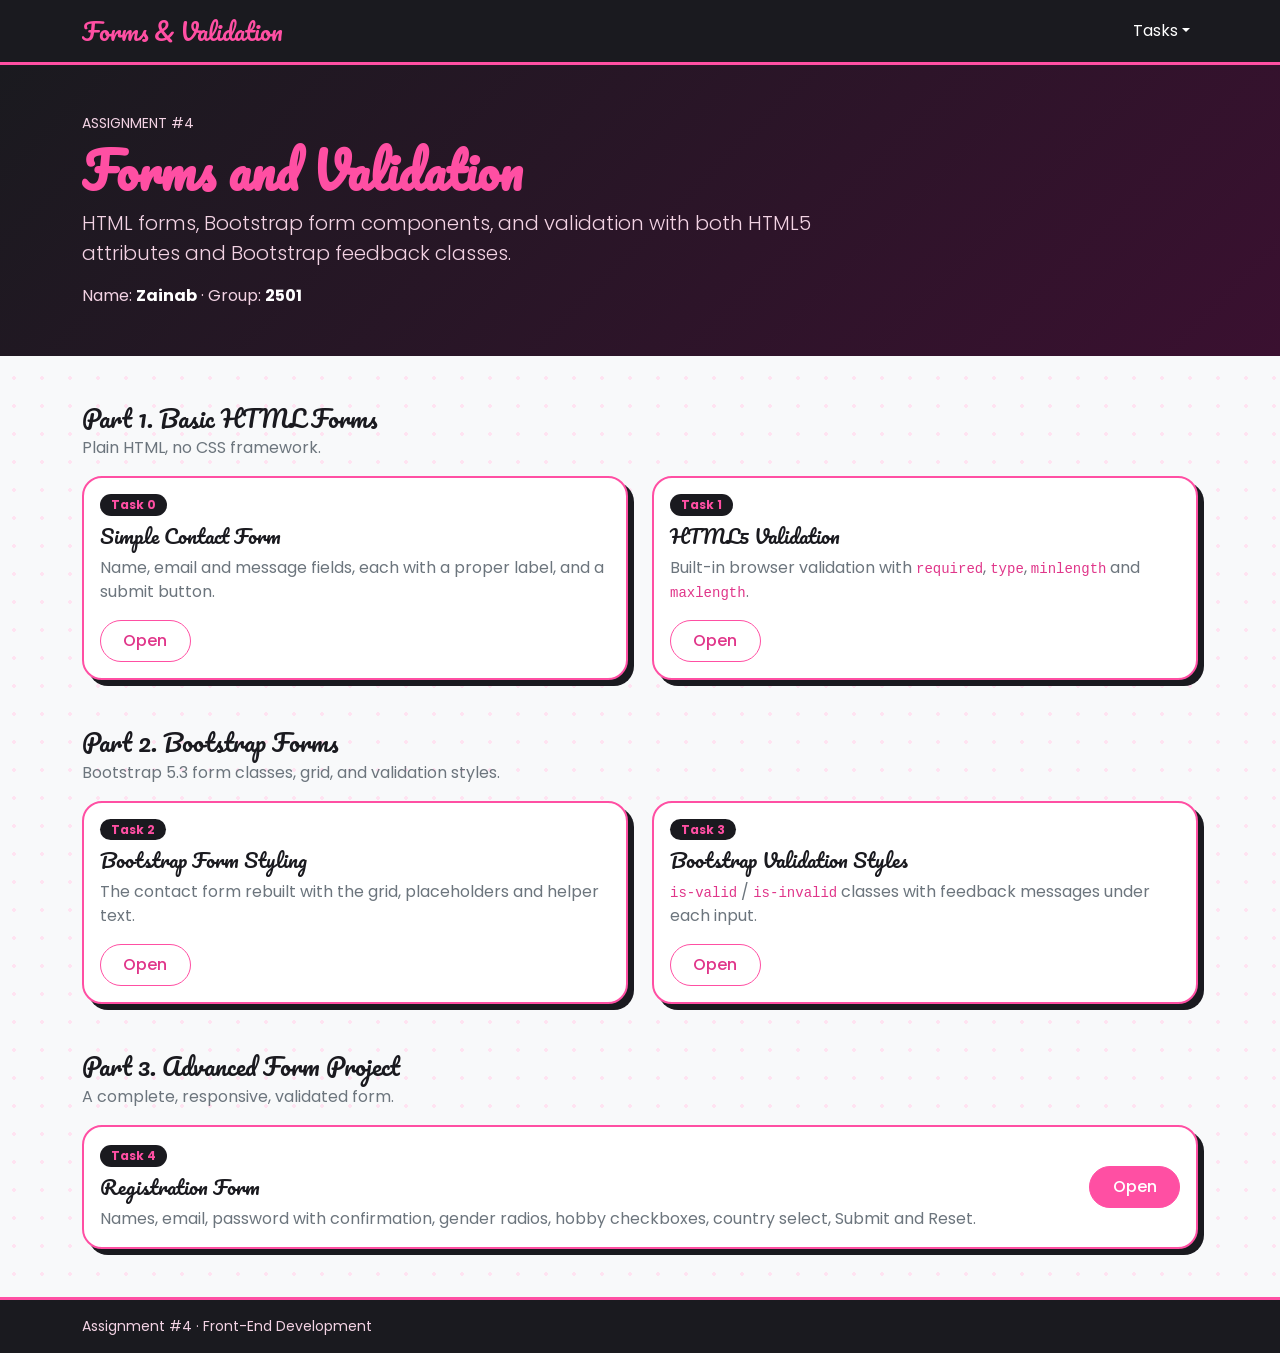
<file: index.html>
<!DOCTYPE html>
<html lang="en">
<head>
  <meta charset="UTF-8">
  <meta name="viewport" content="width=device-width, initial-scale=1">
  <title>Assignment 4 - Forms and Validation</title>
  <link href="https://cdn.jsdelivr.net/npm/bootstrap@5.3.3/dist/css/bootstrap.min.css" rel="stylesheet">
  <link href="https://fonts.googleapis.com/css2?family=Pacifico&family=Poppins:wght@400;500&display=swap" rel="stylesheet">
  <link href="theme.css" rel="stylesheet">
</head>
<body class="bg-light">

  <nav class="navbar navbar-expand-lg navbar-dark bg-dark">
    <div class="container">
      <a class="navbar-brand" href="index.html">Forms &amp; Validation</a>
      <button class="navbar-toggler" type="button" data-bs-toggle="collapse" data-bs-target="#nav" aria-controls="nav" aria-expanded="false" aria-label="Toggle navigation">
        <span class="navbar-toggler-icon"></span>
      </button>
      <div class="collapse navbar-collapse" id="nav">
        <ul class="navbar-nav ms-auto">
          <li class="nav-item dropdown">
            <a class="nav-link dropdown-toggle" href="#" role="button" data-bs-toggle="dropdown" aria-expanded="false">Tasks</a>
            <ul class="dropdown-menu dropdown-menu-end">
              <li><h6 class="dropdown-header">Part 1. Basic HTML Forms</h6></li>
              <li><a class="dropdown-item" href="task0-contact.html">Task 0. Contact form</a></li>
              <li><a class="dropdown-item" href="task1-html5-validation.html">Task 1. HTML5 validation</a></li>
              <li><hr class="dropdown-divider"></li>
              <li><h6 class="dropdown-header">Part 2. Bootstrap Forms</h6></li>
              <li><a class="dropdown-item" href="task2-bootstrap-form.html">Task 2. Bootstrap styling</a></li>
              <li><a class="dropdown-item" href="task3-bootstrap-validation.html">Task 3. Bootstrap validation</a></li>
              <li><hr class="dropdown-divider"></li>
              <li><h6 class="dropdown-header">Part 3. Advanced Form Project</h6></li>
              <li><a class="dropdown-item" href="task4-registration.html">Task 4. Registration form</a></li>
            </ul>
          </li>
        </ul>
      </div>
    </div>
  </nav>

  <header class="bg-white border-bottom">
    <div class="container py-5">
      <p class="text-uppercase text-secondary small mb-2">Assignment #4</p>
      <h1 class="display-5 fw-bold">Forms and Validation</h1>
      <p class="lead text-secondary col-lg-8">
        HTML forms, Bootstrap form components, and validation with both HTML5 attributes and Bootstrap feedback classes.
      </p>
      <p class="mb-0 text-secondary">Name: <strong>Zainab</strong> &middot; Group: <strong>2501</strong></p>
    </div>
  </header>

  <main class="container py-5">

    <section class="mb-5">
      <h2 class="h4 mb-1">Part 1. Basic HTML Forms</h2>
      <p class="text-secondary">Plain HTML, no CSS framework.</p>
      <div class="row g-4">
        <div class="col-md-6">
          <div class="card h-100 shadow-sm">
            <div class="card-body d-flex flex-column">
              <span class="badge text-bg-secondary align-self-start mb-2">Task 0</span>
              <h3 class="h5 card-title">Simple Contact Form</h3>
              <p class="card-text text-secondary">Name, email and message fields, each with a proper label, and a submit button.</p>
              <a href="task0-contact.html" class="btn btn-outline-primary mt-auto align-self-start">Open</a>
            </div>
          </div>
        </div>
        <div class="col-md-6">
          <div class="card h-100 shadow-sm">
            <div class="card-body d-flex flex-column">
              <span class="badge text-bg-secondary align-self-start mb-2">Task 1</span>
              <h3 class="h5 card-title">HTML5 Validation</h3>
              <p class="card-text text-secondary">Built-in browser validation with <code>required</code>, <code>type</code>, <code>minlength</code> and <code>maxlength</code>.</p>
              <a href="task1-html5-validation.html" class="btn btn-outline-primary mt-auto align-self-start">Open</a>
            </div>
          </div>
        </div>
      </div>
    </section>

    <section class="mb-5">
      <h2 class="h4 mb-1">Part 2. Bootstrap Forms</h2>
      <p class="text-secondary">Bootstrap 5.3 form classes, grid, and validation styles.</p>
      <div class="row g-4">
        <div class="col-md-6">
          <div class="card h-100 shadow-sm">
            <div class="card-body d-flex flex-column">
              <span class="badge text-bg-primary align-self-start mb-2">Task 2</span>
              <h3 class="h5 card-title">Bootstrap Form Styling</h3>
              <p class="card-text text-secondary">The contact form rebuilt with the grid, placeholders and helper text.</p>
              <a href="task2-bootstrap-form.html" class="btn btn-outline-primary mt-auto align-self-start">Open</a>
            </div>
          </div>
        </div>
        <div class="col-md-6">
          <div class="card h-100 shadow-sm">
            <div class="card-body d-flex flex-column">
              <span class="badge text-bg-primary align-self-start mb-2">Task 3</span>
              <h3 class="h5 card-title">Bootstrap Validation Styles</h3>
              <p class="card-text text-secondary"><code>is-valid</code> / <code>is-invalid</code> classes with feedback messages under each input.</p>
              <a href="task3-bootstrap-validation.html" class="btn btn-outline-primary mt-auto align-self-start">Open</a>
            </div>
          </div>
        </div>
      </div>
    </section>

    <section>
      <h2 class="h4 mb-1">Part 3. Advanced Form Project</h2>
      <p class="text-secondary">A complete, responsive, validated form.</p>
      <div class="card shadow-sm">
        <div class="card-body d-md-flex align-items-center justify-content-between gap-3">
          <div>
            <span class="badge text-bg-success mb-2">Task 4</span>
            <h3 class="h5 card-title">Registration Form</h3>
            <p class="card-text text-secondary mb-md-0">Names, email, password with confirmation, gender radios, hobby checkboxes, country select, Submit and Reset.</p>
          </div>
          <a href="task4-registration.html" class="btn btn-primary flex-shrink-0">Open</a>
        </div>
      </div>
    </section>

  </main>

  <footer class="border-top bg-white">
    <div class="container py-3 text-secondary small">Assignment #4 &middot; Front-End Development</div>
  </footer>

  <script src="https://cdn.jsdelivr.net/npm/bootstrap@5.3.3/dist/js/bootstrap.bundle.min.js"></script>
</body>
</html>
</file>
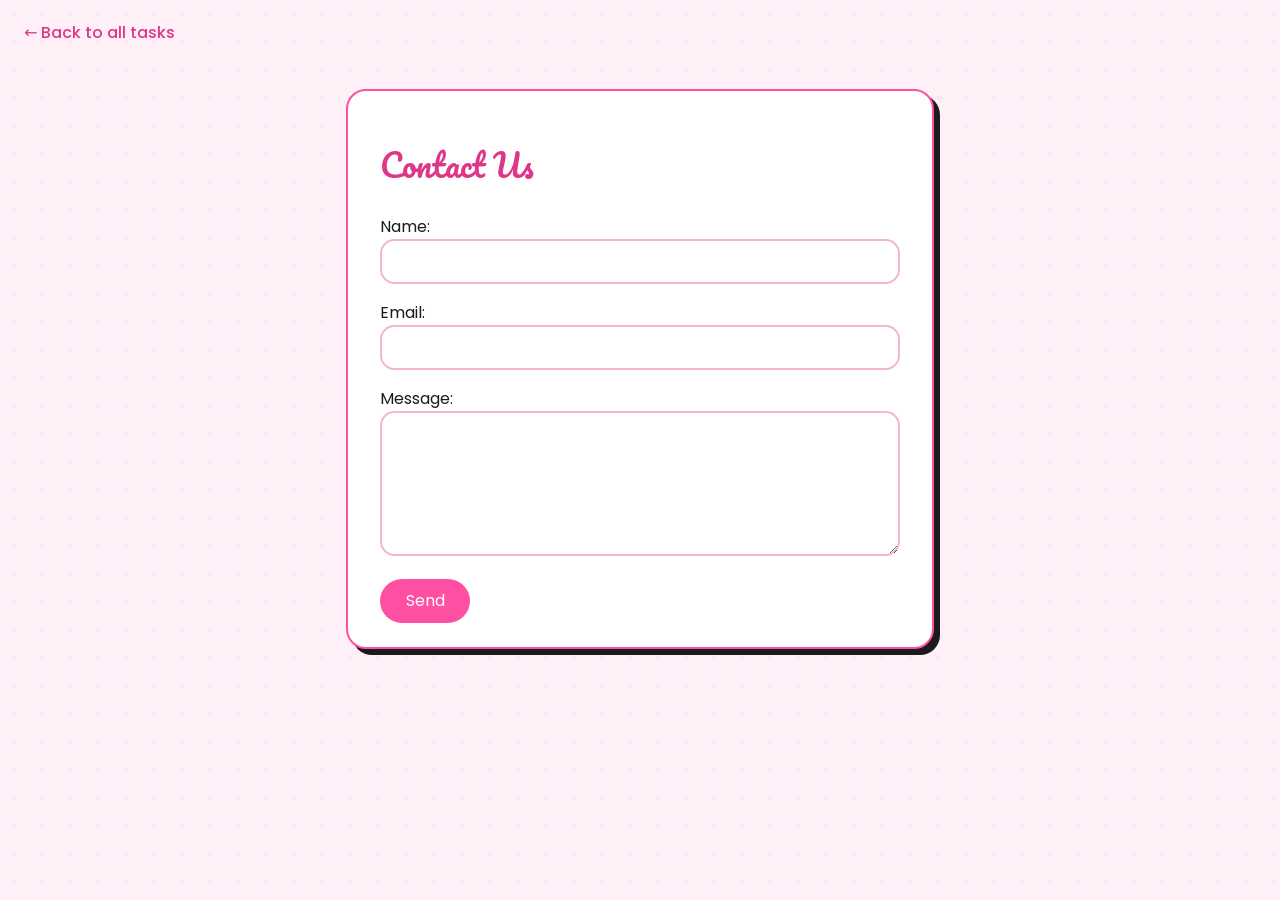
<file: task0-contact.html>
<!DOCTYPE html>
<html lang="en">
<head>
  <meta charset="UTF-8">
  <meta name="viewport" content="width=device-width, initial-scale=1">
  <title>Task 0 - Simple Contact Form</title>
  <link href="https://fonts.googleapis.com/css2?family=Pacifico&family=Poppins:wght@400;500&display=swap" rel="stylesheet">
  <link href="theme.css" rel="stylesheet">
</head>
<body>
  <a href="index.html" class="back-link">&larr; Back to all tasks</a>
  <div class="plain-page">
  <h1>Contact Us</h1>
  <form action="#" method="post">
    <p>
      <label for="name">Name:</label><br>
      <input type="text" id="name" name="name">
    </p>
    <p>
      <label for="email">Email:</label><br>
      <input type="email" id="email" name="email">
    </p>
    <p>
      <label for="message">Message:</label><br>
      <textarea id="message" name="message" rows="5" cols="40"></textarea>
    </p>
    <button type="submit">Send</button>
  </form>
  </div>
</body>
</html>
</file>
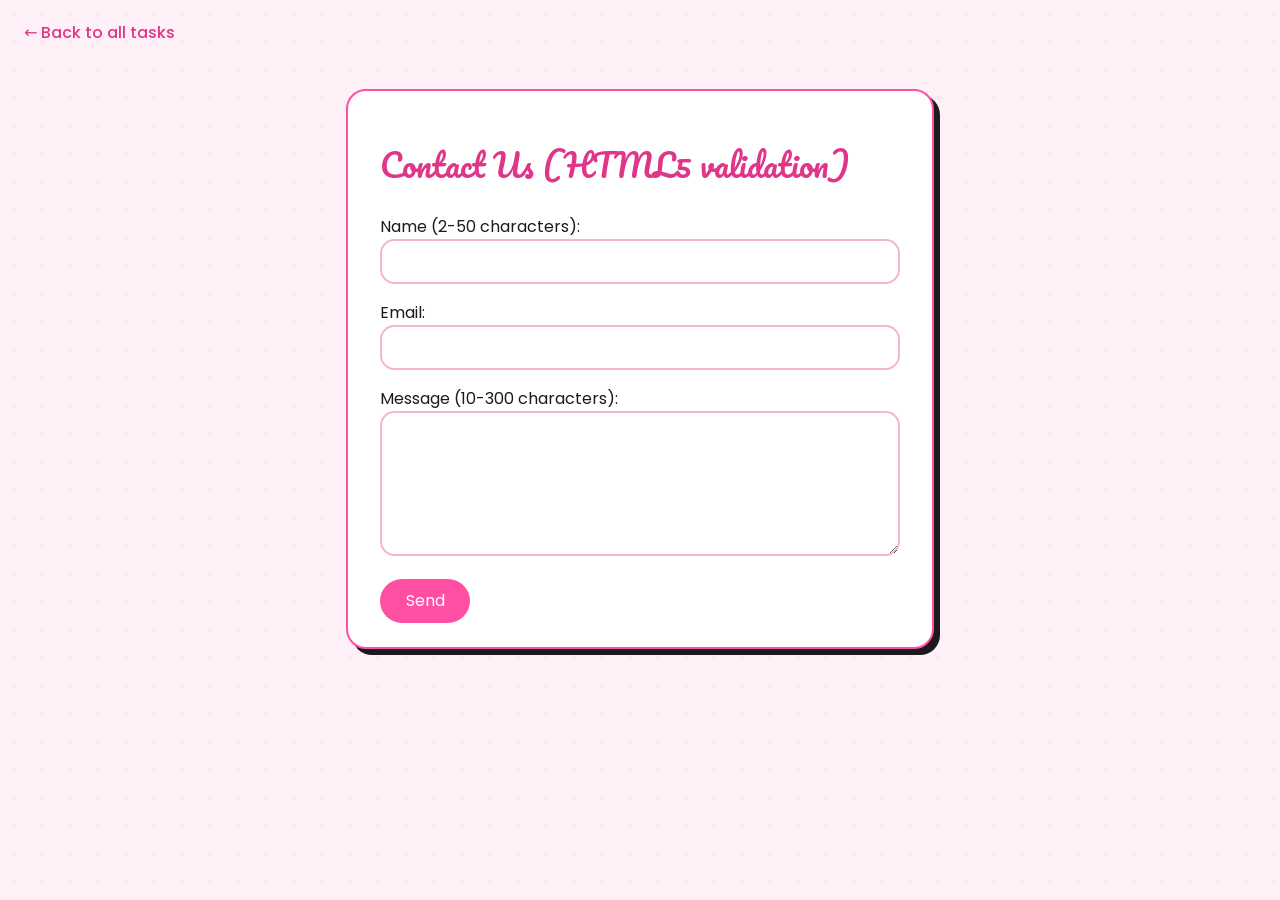
<file: task1-html5-validation.html>
<!DOCTYPE html>
<html lang="en">
<head>
  <meta charset="UTF-8">
  <meta name="viewport" content="width=device-width, initial-scale=1">
  <title>Task 1 - HTML5 Validation</title>
  <link href="https://fonts.googleapis.com/css2?family=Pacifico&family=Poppins:wght@400;500&display=swap" rel="stylesheet">
  <link href="theme.css" rel="stylesheet">
</head>
<body>
  <a href="index.html" class="back-link">&larr; Back to all tasks</a>
  <div class="plain-page">
  <h1>Contact Us (HTML5 validation)</h1>
  <form action="#" method="post">
    <p>
      <label for="name">Name (2-50 characters):</label><br>
      <input type="text" id="name" name="name" required minlength="2" maxlength="50">
    </p>
    <p>
      <label for="email">Email:</label><br>
      <input type="email" id="email" name="email" required>
    </p>
    <p>
      <label for="message">Message (10-300 characters):</label><br>
      <textarea id="message" name="message" rows="5" cols="40" required minlength="10" maxlength="300"></textarea>
    </p>
    <button type="submit">Send</button>
  </form>
  </div>
</body>
</html>
</file>
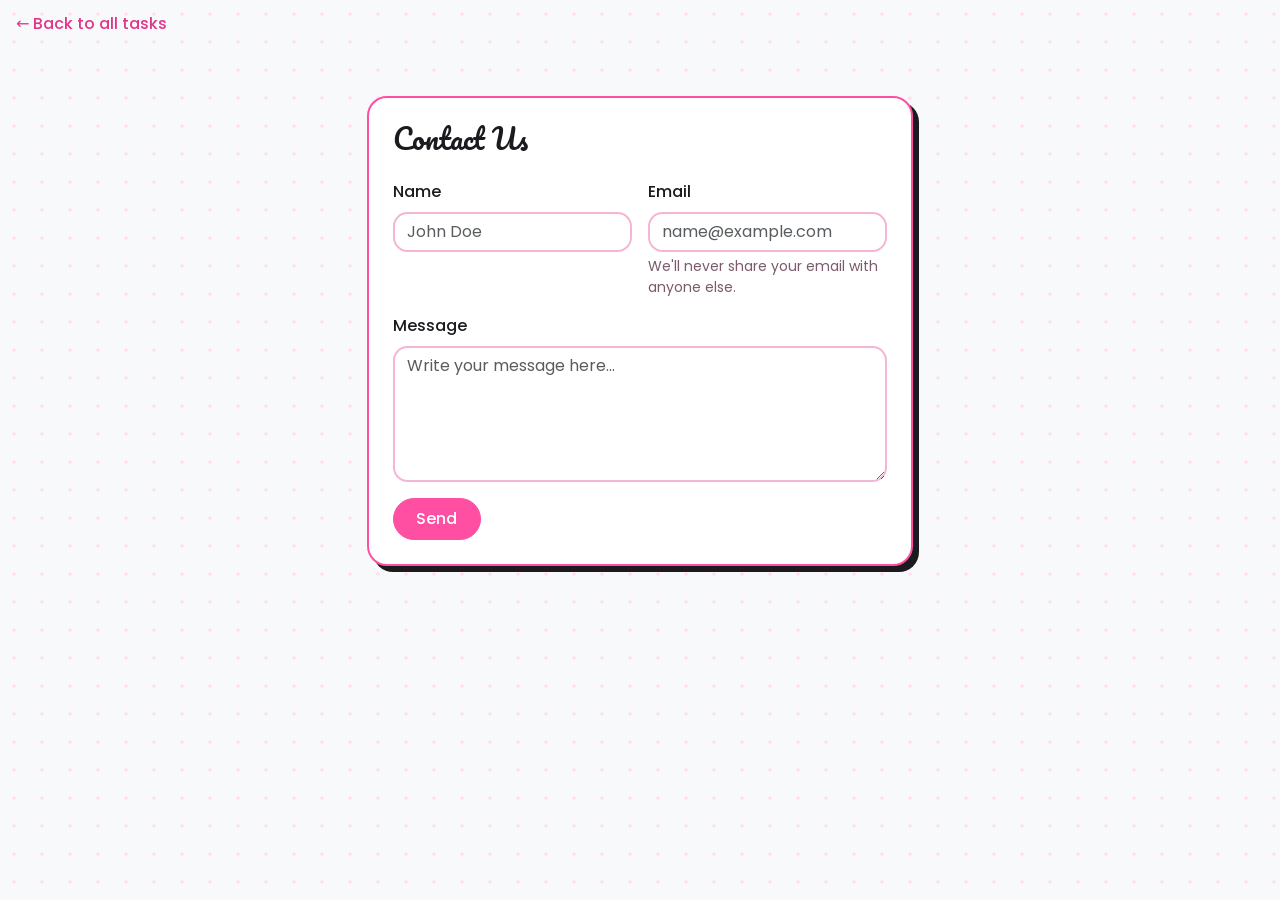
<file: task2-bootstrap-form.html>
<!DOCTYPE html>
<html lang="en">
<head>
  <meta charset="UTF-8">
  <meta name="viewport" content="width=device-width, initial-scale=1">
  <title>Task 2 - Bootstrap Form</title>
  <link href="https://cdn.jsdelivr.net/npm/bootstrap@5.3.3/dist/css/bootstrap.min.css" rel="stylesheet">
  <link href="https://fonts.googleapis.com/css2?family=Pacifico&family=Poppins:wght@400;500&display=swap" rel="stylesheet">
  <link href="theme.css" rel="stylesheet">
</head>
<body class="bg-light">
  <a href="index.html" class="back-link">&larr; Back to all tasks</a>
  <div class="container py-5">
    <div class="row justify-content-center">
      <div class="col-md-8 col-lg-6">
        <div class="card shadow-sm">
          <div class="card-body p-4">
            <h1 class="h3 mb-4">Contact Us</h1>
            <form action="#" method="post">
              <div class="row g-3">
                <div class="col-md-6">
                  <label for="name" class="form-label">Name</label>
                  <input type="text" class="form-control" id="name" name="name" placeholder="John Doe">
                </div>
                <div class="col-md-6">
                  <label for="email" class="form-label">Email</label>
                  <input type="email" class="form-control" id="email" name="email" placeholder="name@example.com" aria-describedby="emailHelp">
                  <div id="emailHelp" class="form-text">We'll never share your email with anyone else.</div>
                </div>
                <div class="col-12">
                  <label for="message" class="form-label">Message</label>
                  <textarea class="form-control" id="message" name="message" rows="5" placeholder="Write your message here..."></textarea>
                </div>
                <div class="col-12">
                  <button type="submit" class="btn btn-primary">Send</button>
                </div>
              </div>
            </form>
          </div>
        </div>
      </div>
    </div>
  </div>
  <script src="https://cdn.jsdelivr.net/npm/bootstrap@5.3.3/dist/js/bootstrap.bundle.min.js"></script>
</body>
</html>
</file>
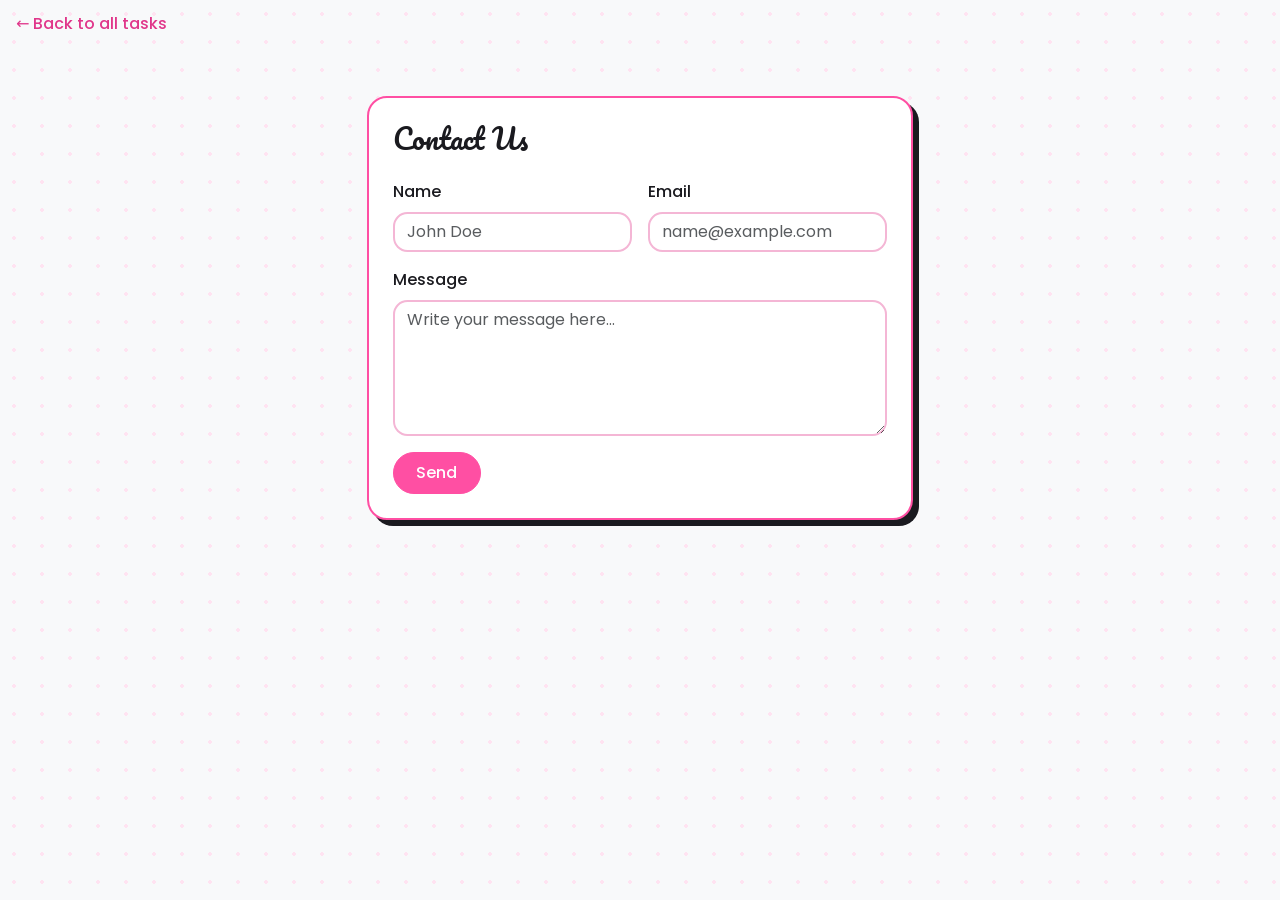
<file: task3-bootstrap-validation.html>
<!DOCTYPE html>
<html lang="en">
<head>
  <meta charset="UTF-8">
  <meta name="viewport" content="width=device-width, initial-scale=1">
  <title>Task 3 - Bootstrap Validation</title>
  <link href="https://cdn.jsdelivr.net/npm/bootstrap@5.3.3/dist/css/bootstrap.min.css" rel="stylesheet">
  <link href="https://fonts.googleapis.com/css2?family=Pacifico&family=Poppins:wght@400;500&display=swap" rel="stylesheet">
  <link href="theme.css" rel="stylesheet">
</head>
<body class="bg-light">
  <a href="index.html" class="back-link">&larr; Back to all tasks</a>
  <div class="container py-5">
    <div class="row justify-content-center">
      <div class="col-md-8 col-lg-6">
        <div class="card shadow-sm">
          <div class="card-body p-4">
            <h1 class="h3 mb-4">Contact Us</h1>
            <form id="contactForm" action="#" method="post" novalidate>
              <div class="row g-3">
                <div class="col-md-6">
                  <label for="name" class="form-label">Name</label>
                  <input type="text" class="form-control" id="name" name="name" placeholder="John Doe" required minlength="2">
                  <div class="valid-feedback">Looks good!</div>
                  <div class="invalid-feedback">Name is required (at least 2 characters).</div>
                </div>
                <div class="col-md-6">
                  <label for="email" class="form-label">Email</label>
                  <input type="email" class="form-control" id="email" name="email" placeholder="name@example.com" required>
                  <div class="valid-feedback">Looks good!</div>
                  <div class="invalid-feedback" id="emailError">Email is required.</div>
                </div>
                <div class="col-12">
                  <label for="message" class="form-label">Message</label>
                  <textarea class="form-control" id="message" name="message" rows="5" placeholder="Write your message here..." required minlength="10"></textarea>
                  <div class="valid-feedback">Looks good!</div>
                  <div class="invalid-feedback">Message must be at least 10 characters.</div>
                </div>
                <div class="col-12">
                  <button type="submit" class="btn btn-primary">Send</button>
                </div>
              </div>
            </form>
          </div>
        </div>
      </div>
    </div>
  </div>

  <script>
    // get the form and the inputs
    let form = document.getElementById("contactForm");
    let nameInput = document.getElementById("name");
    let emailInput = document.getElementById("email");
    let messageInput = document.getElementById("message");
    let emailError = document.getElementById("emailError");

    // show green or red border depending on the input
    function checkInput(input) {
      if (input.checkValidity()) {
        input.classList.add("is-valid");
        input.classList.remove("is-invalid");
      } else {
        input.classList.add("is-invalid");
        input.classList.remove("is-valid");
      }
    }

    // different message for empty email and wrong email
    function checkEmail() {
      if (emailInput.value === "") {
        emailError.textContent = "Email is required.";
      } else {
        emailError.textContent = "Please enter a valid email address.";
      }
      checkInput(emailInput);
    }

    form.addEventListener("submit", function (event) {
      event.preventDefault();
      checkInput(nameInput);
      checkEmail();
      checkInput(messageInput);

      if (form.checkValidity()) {
        alert("Form submitted successfully!");
        form.reset();
        nameInput.classList.remove("is-valid");
        emailInput.classList.remove("is-valid");
        messageInput.classList.remove("is-valid");
      }
    });

    // check when user leaves the field
    nameInput.addEventListener("blur", function () { checkInput(nameInput); });
    emailInput.addEventListener("blur", checkEmail);
    messageInput.addEventListener("blur", function () { checkInput(messageInput); });
  </script>
  <script src="https://cdn.jsdelivr.net/npm/bootstrap@5.3.3/dist/js/bootstrap.bundle.min.js"></script>
</body>
</html>
</file>
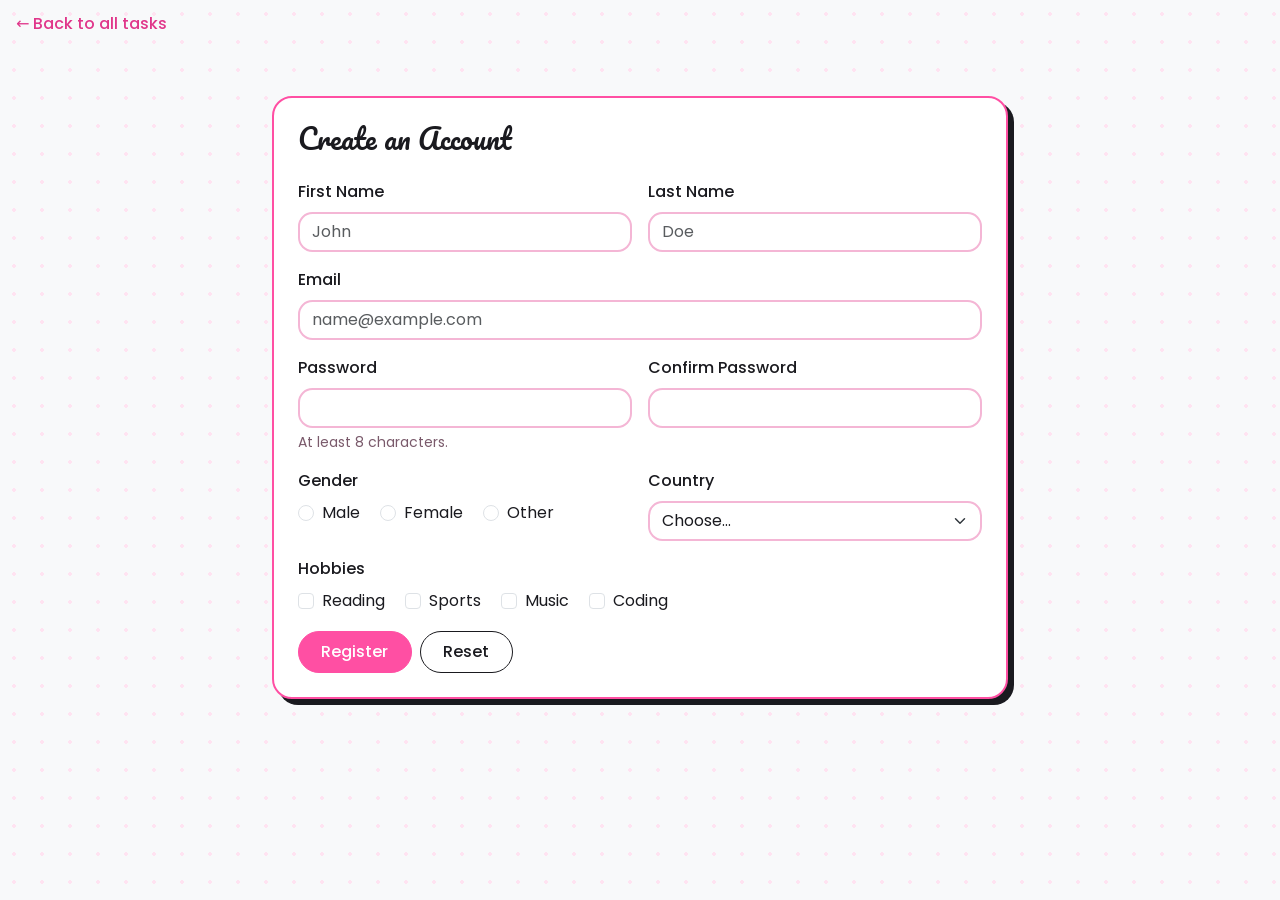
<file: task4-registration.html>
<!DOCTYPE html>
<html lang="en">
<head>
  <meta charset="UTF-8">
  <meta name="viewport" content="width=device-width, initial-scale=1">
  <title>Task 4 - Registration Form</title>
  <link href="https://cdn.jsdelivr.net/npm/bootstrap@5.3.3/dist/css/bootstrap.min.css" rel="stylesheet">
  <link href="https://fonts.googleapis.com/css2?family=Pacifico&family=Poppins:wght@400;500&display=swap" rel="stylesheet">
  <link href="theme.css" rel="stylesheet">
</head>
<body class="bg-light">
  <a href="index.html" class="back-link">&larr; Back to all tasks</a>
  <div class="container py-5">
    <div class="row justify-content-center">
      <div class="col-lg-8">
        <div class="card shadow-sm">
          <div class="card-body p-4">
            <h1 class="h3 mb-4">Create an Account</h1>
            <form id="registerForm" action="#" method="post" novalidate>
              <div class="row g-3">

                <div class="col-md-6">
                  <label for="firstName" class="form-label">First Name</label>
                  <input type="text" class="form-control" id="firstName" name="firstName" placeholder="John" required minlength="2" maxlength="30">
                  <div class="valid-feedback">Looks good!</div>
                  <div class="invalid-feedback">First name is required (2-30 characters).</div>
                </div>
                <div class="col-md-6">
                  <label for="lastName" class="form-label">Last Name</label>
                  <input type="text" class="form-control" id="lastName" name="lastName" placeholder="Doe" required minlength="2" maxlength="30">
                  <div class="valid-feedback">Looks good!</div>
                  <div class="invalid-feedback">Last name is required (2-30 characters).</div>
                </div>

                <div class="col-12">
                  <label for="email" class="form-label">Email</label>
                  <input type="email" class="form-control" id="email" name="email" placeholder="name@example.com" required>
                  <div class="valid-feedback">Looks good!</div>
                  <div class="invalid-feedback" id="emailError">Email is required.</div>
                </div>

                <div class="col-md-6">
                  <label for="password" class="form-label">Password</label>
                  <input type="password" class="form-control" id="password" name="password" required minlength="8" aria-describedby="passwordHelp">
                  <div id="passwordHelp" class="form-text">At least 8 characters.</div>
                  <div class="valid-feedback">Looks good!</div>
                  <div class="invalid-feedback">Password must be at least 8 characters.</div>
                </div>
                <div class="col-md-6">
                  <label for="confirmPassword" class="form-label">Confirm Password</label>
                  <input type="password" class="form-control" id="confirmPassword" name="confirmPassword" required minlength="8">
                  <div class="valid-feedback">Passwords match.</div>
                  <div class="invalid-feedback" id="confirmError">Please confirm your password.</div>
                </div>

                <div class="col-md-6">
                  <label class="form-label d-block">Gender</label>
                  <div class="form-check form-check-inline">
                    <input class="form-check-input" type="radio" name="gender" id="genderMale" value="male" required>
                    <label class="form-check-label" for="genderMale">Male</label>
                  </div>
                  <div class="form-check form-check-inline">
                    <input class="form-check-input" type="radio" name="gender" id="genderFemale" value="female">
                    <label class="form-check-label" for="genderFemale">Female</label>
                  </div>
                  <div class="form-check form-check-inline">
                    <input class="form-check-input" type="radio" name="gender" id="genderOther" value="other">
                    <label class="form-check-label" for="genderOther">Other</label>
                  </div>
                  <div class="text-danger small mt-1 d-none" id="genderError">Please select a gender.</div>
                </div>

                <div class="col-md-6">
                  <label for="country" class="form-label">Country</label>
                  <select class="form-select" id="country" name="country" required>
                    <option value="" selected disabled>Choose...</option>
                    <option>Kazakhstan</option>
                    <option>Russia</option>
                    <option>Uzbekistan</option>
                    <option>Kyrgyzstan</option>
                    <option>Turkey</option>
                    <option>Other</option>
                  </select>
                  <div class="valid-feedback">Looks good!</div>
                  <div class="invalid-feedback">Please select your country.</div>
                </div>

                <div class="col-12">
                  <label class="form-label d-block">Hobbies</label>
                  <div class="form-check form-check-inline">
                    <input class="form-check-input" type="checkbox" name="hobbies" id="hobbyReading" value="reading">
                    <label class="form-check-label" for="hobbyReading">Reading</label>
                  </div>
                  <div class="form-check form-check-inline">
                    <input class="form-check-input" type="checkbox" name="hobbies" id="hobbySports" value="sports">
                    <label class="form-check-label" for="hobbySports">Sports</label>
                  </div>
                  <div class="form-check form-check-inline">
                    <input class="form-check-input" type="checkbox" name="hobbies" id="hobbyMusic" value="music">
                    <label class="form-check-label" for="hobbyMusic">Music</label>
                  </div>
                  <div class="form-check form-check-inline">
                    <input class="form-check-input" type="checkbox" name="hobbies" id="hobbyCoding" value="coding">
                    <label class="form-check-label" for="hobbyCoding">Coding</label>
                  </div>
                </div>

                <div class="col-12 d-flex gap-2">
                  <button type="submit" class="btn btn-primary">Register</button>
                  <button type="reset" class="btn btn-outline-secondary" id="resetBtn">Reset</button>
                </div>
              </div>
            </form>
          </div>
        </div>
      </div>
    </div>
  </div>

  <script>
    let form = document.getElementById("registerForm");
    let firstName = document.getElementById("firstName");
    let lastName = document.getElementById("lastName");
    let email = document.getElementById("email");
    let password = document.getElementById("password");
    let confirmPassword = document.getElementById("confirmPassword");
    let country = document.getElementById("country");
    let emailError = document.getElementById("emailError");
    let confirmError = document.getElementById("confirmError");
    let genderError = document.getElementById("genderError");

    let fields = [firstName, lastName, email, password, confirmPassword, country];

    function checkInput(input) {
      if (input.checkValidity()) {
        input.classList.add("is-valid");
        input.classList.remove("is-invalid");
      } else {
        input.classList.add("is-invalid");
        input.classList.remove("is-valid");
      }
    }

    function checkEmail() {
      if (email.value === "") {
        emailError.textContent = "Email is required.";
      } else {
        emailError.textContent = "Please enter a valid email address.";
      }
      checkInput(email);
    }

    // confirm password must be the same as password
    function checkConfirm() {
      if (confirmPassword.value === "") {
        confirmError.textContent = "Please confirm your password.";
        confirmPassword.setCustomValidity("empty");
      } else if (confirmPassword.value !== password.value) {
        confirmError.textContent = "Passwords do not match.";
        confirmPassword.setCustomValidity("no match");
      } else {
        confirmPassword.setCustomValidity("");
      }
      checkInput(confirmPassword);
    }

    // one radio button must be selected
    function checkGender() {
      let selected = document.querySelector("input[name=gender]:checked");
      if (selected) {
        genderError.classList.add("d-none");
        return true;
      } else {
        genderError.classList.remove("d-none");
        return false;
      }
    }

    form.addEventListener("submit", function (event) {
      event.preventDefault();
      checkInput(firstName);
      checkInput(lastName);
      checkEmail();
      checkInput(password);
      checkConfirm();
      checkInput(country);
      let genderOk = checkGender();

      if (form.checkValidity() && genderOk) {
        alert("Registration successful!");
        form.reset();
      }
    });

    firstName.addEventListener("blur", function () { checkInput(firstName); });
    lastName.addEventListener("blur", function () { checkInput(lastName); });
    email.addEventListener("blur", checkEmail);
    password.addEventListener("blur", function () { checkInput(password); });
    confirmPassword.addEventListener("input", checkConfirm);
    country.addEventListener("change", function () { checkInput(country); });

    // reset button: remove all green and red borders
    form.addEventListener("reset", function () {
      for (let i = 0; i < fields.length; i++) {
        fields[i].classList.remove("is-valid", "is-invalid");
      }
      confirmPassword.setCustomValidity("");
      genderError.classList.add("d-none");
    });
  </script>
  <script src="https://cdn.jsdelivr.net/npm/bootstrap@5.3.3/dist/js/bootstrap.bundle.min.js"></script>
</body>
</html>
</file>
<file: theme.css>
/* Pink & black theme shared by all pages */
:root {
  --pink: #ff4fa3;
  --pink-deep: #e0368a;
  --pink-soft: #ffe3f1;
  --pink-bg: #fff0f7;
  --black: #1a1a1f;
  --bs-primary: var(--pink);
  --bs-primary-rgb: 255, 79, 163;
  --bs-link-color: var(--pink-deep);
  --bs-link-hover-color: var(--black);
  --bs-body-font-family: 'Poppins', system-ui, sans-serif;
  --bs-body-color: var(--black);
  --bs-border-radius: 1rem;
}
body {
  font-family: 'Poppins', system-ui, sans-serif;
  color: var(--black);
  background: var(--pink-bg) !important;
  background-image: radial-gradient(var(--pink-soft) 2px, transparent 2px) !important;
  background-size: 28px 28px !important;
}
h1, h2, h3, .navbar-brand { font-family: 'Pacifico', cursive; font-weight: 400; }
h1 { color: var(--pink-deep); }
h2 { color: var(--black); }

/* navbar, header, footer */
.navbar.bg-dark { background: var(--black) !important; border-bottom: 3px solid var(--pink); }
.navbar-brand { color: var(--pink) !important; font-size: 1.5rem; }
.navbar .nav-link { color: #fff !important; }
.navbar .nav-link:hover { color: var(--pink) !important; }
.dropdown-menu { border: 2px solid var(--pink); }
.dropdown-item:hover { background: var(--pink-soft); }
header.bg-white { background: linear-gradient(135deg, var(--black) 0%, #3a1030 100%) !important; border: 0 !important; }
header.bg-white h1 { color: var(--pink); }
header.bg-white .lead, header.bg-white p { color: #f3d3e4 !important; }
header.bg-white strong { color: #fff; }
footer.bg-white { background: var(--black) !important; border-top: 3px solid var(--pink) !important; }
footer .text-secondary { color: #f3d3e4 !important; }

/* cards */
.card {
  border: 2px solid var(--pink) !important;
  border-radius: 1.25rem;
  background: #fff;
  box-shadow: 6px 6px 0 var(--black) !important;
  transition: transform .15s;
}
a .card:hover, .card:hover { transform: translate(-2px, -2px); }
.card-title { color: var(--black); }

/* buttons */
.btn { border-radius: 2rem; padding: .5rem 1.4rem; font-weight: 500; }
.btn-primary { background: var(--pink); border-color: var(--pink); color: #fff; --bs-btn-hover-bg: var(--black); --bs-btn-hover-border-color: var(--black); --bs-btn-hover-color: var(--pink); --bs-btn-active-bg: var(--black); --bs-btn-active-border-color: var(--black); }
.btn-outline-primary { --bs-btn-color: var(--pink-deep); --bs-btn-border-color: var(--pink); --bs-btn-hover-bg: var(--pink); --bs-btn-hover-border-color: var(--pink); --bs-btn-hover-color: #fff; --bs-btn-active-bg: var(--pink-deep); --bs-btn-active-border-color: var(--pink-deep); }
.btn-outline-secondary { --bs-btn-color: var(--black); --bs-btn-border-color: var(--black); --bs-btn-hover-bg: var(--black); --bs-btn-hover-border-color: var(--black); --bs-btn-hover-color: var(--pink); }

/* badges */
.badge { border-radius: 2rem; padding: .4em .9em; }
.text-bg-primary, .text-bg-secondary, .text-bg-success { background: var(--black) !important; color: var(--pink) !important; }

/* form controls */
.form-label { font-weight: 500; }
.form-control, .form-select { border: 2px solid #f4b6d5; border-radius: .9rem; }
.form-control:focus, .form-select:focus { border-color: var(--pink); box-shadow: 0 0 0 .25rem rgba(255, 79, 163, .25); }
.form-check-input:checked { background-color: var(--pink); border-color: var(--pink); }
.form-check-input:focus { border-color: var(--pink); box-shadow: 0 0 0 .25rem rgba(255, 79, 163, .25); }
.form-text { color: #7a5a6b; }
code { color: var(--pink-deep); }

/* plain pages (Task 0 and 1) */
.plain-page { max-width: 520px; margin: 2rem auto; background: #fff; border: 2px solid var(--pink); border-radius: 1.25rem; padding: 1.5rem 2rem; box-shadow: 6px 6px 0 var(--black); }
.plain-page input, .plain-page textarea { width: 100%; box-sizing: border-box; padding: .5rem .75rem; border: 2px solid #f4b6d5; border-radius: .9rem; font: inherit; }
.plain-page input:focus, .plain-page textarea:focus { outline: none; border-color: var(--pink); }
.plain-page button { background: var(--pink); color: #fff; border: 0; border-radius: 2rem; padding: .6rem 1.6rem; font: inherit; cursor: pointer; }
.plain-page button:hover { background: var(--black); color: var(--pink); }
.back-link { display: inline-block; margin: 12px 16px; color: var(--pink-deep); font-weight: 500; text-decoration: none; }
.back-link:hover { color: var(--black); }
</file>
